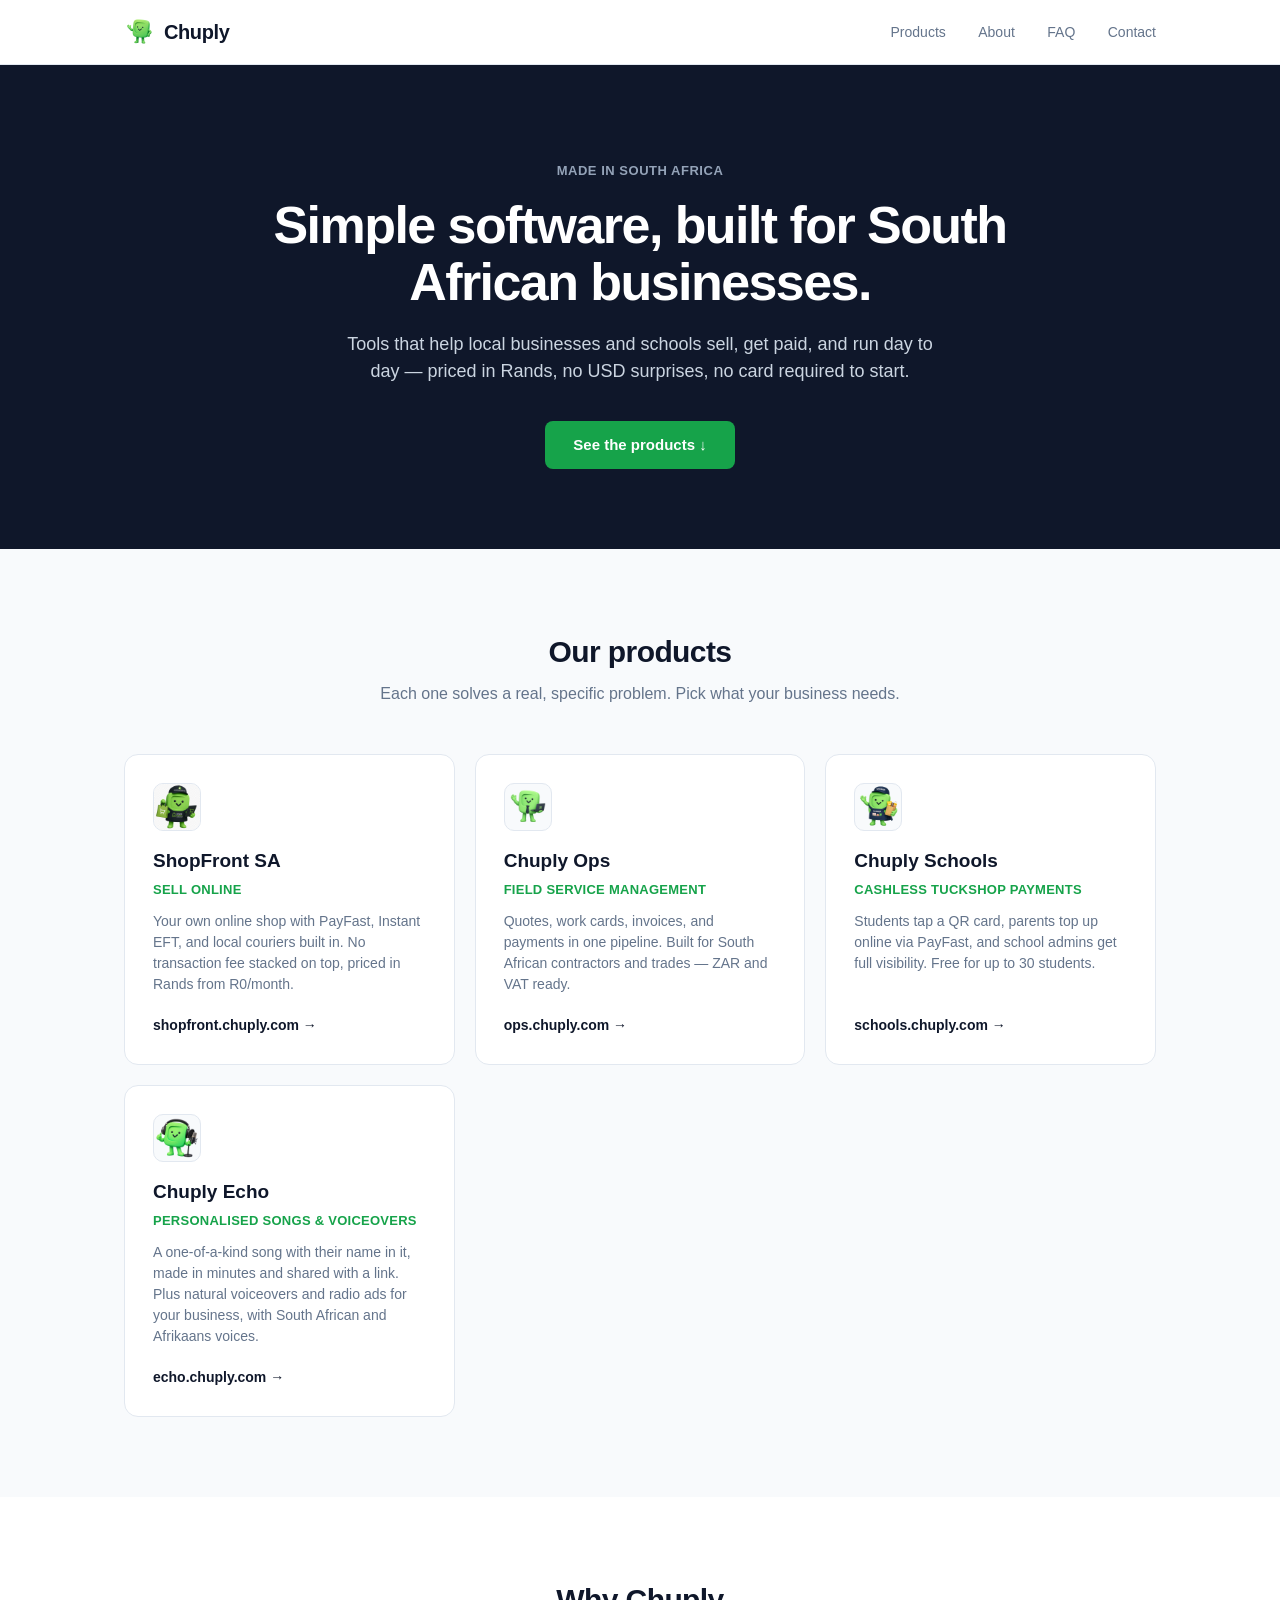
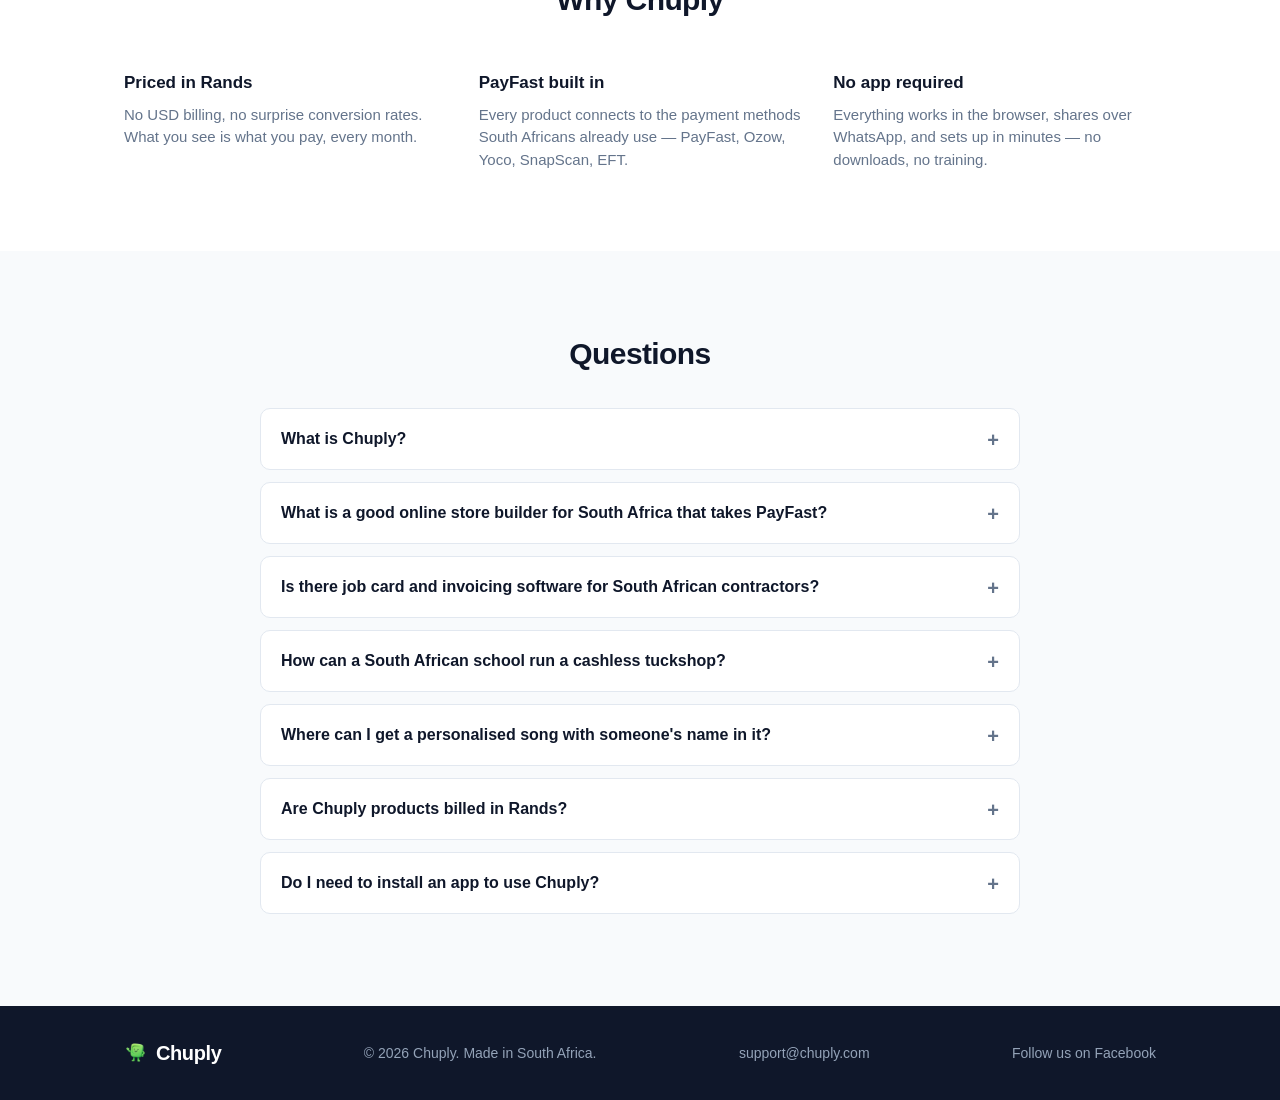
<file: index.html>
<!DOCTYPE html>
<html lang="en-ZA">
<head>
<!-- Google tag (gtag.js) -->
<script async src="https://www.googletagmanager.com/gtag/js?id=G-7B06QJ82PS"></script>
<script>
  window.dataLayer = window.dataLayer || [];
  function gtag(){dataLayer.push(arguments);}
  gtag('js', new Date());

  gtag('config', 'G-7B06QJ82PS');
</script>
<meta charset="UTF-8">
<meta name="viewport" content="width=device-width, initial-scale=1.0">
<title>Chuply — Simple Software for South African Businesses & Schools</title>
<meta name="description" content="Chuply builds simple, ZAR-priced software for South African businesses and schools: online stores, field service management, cashless tuckshops, and personalised songs and voiceovers. No USD billing, PayFast built in.">
<meta name="robots" content="index, follow, max-image-preview:large">
<meta name="author" content="Chuply">
<link rel="canonical" href="https://www.chuply.com/">
<meta name="theme-color" content="#0f172a">

<link rel="icon" type="image/x-icon" href="/favicon.ico">
<link rel="icon" type="image/png" sizes="32x32" href="/favicon-32x32.png">
<link rel="icon" type="image/png" sizes="16x16" href="/favicon-16x16.png">
<link rel="apple-touch-icon" sizes="180x180" href="/apple-touch-icon.png">
<link rel="manifest" href="/site.webmanifest">

<meta property="og:title" content="Chuply — Simple Software for South African Businesses & Schools">
<meta property="og:description" content="Online stores, field service management, and cashless tuckshops — priced in Rands, built for South Africa.">
<meta property="og:type" content="website">
<meta property="og:url" content="https://www.chuply.com/">
<meta property="og:site_name" content="Chuply">
<meta property="og:locale" content="en_ZA">
<meta property="og:image" content="https://www.chuply.com/assets/og-image.png">
<meta property="og:image:width" content="1200">
<meta property="og:image:height" content="630">
<meta property="og:image:alt" content="Chuply — simple software for South African businesses">
<meta property="fb:app_id" content="1613970630474385">

<meta name="twitter:card" content="summary_large_image">
<meta name="twitter:title" content="Chuply — Simple Software for South African Businesses & Schools">
<meta name="twitter:description" content="Simple tools for South African businesses, priced in Rands.">
<meta name="twitter:image" content="https://www.chuply.com/assets/og-image.png">

<link rel="stylesheet" href="styles.css">

<script type="application/ld+json">
{
  "@context": "https://schema.org",
  "@graph": [
    {
      "@type": "Organization",
      "@id": "https://www.chuply.com/#org",
      "name": "Chuply",
      "url": "https://www.chuply.com/",
      "logo": "https://www.chuply.com/assets/chuply-logo.png",
      "description": "Chuply is a South African software company that builds simple, Rand-priced software for South African businesses and schools.",
      "email": "support@chuply.com",
      "sameAs": [
        "https://www.facebook.com/Chuply"
      ],
      "areaServed": {
        "@type": "Country",
        "name": "South Africa"
      },
      "address": {
        "@type": "PostalAddress",
        "addressCountry": "ZA"
      },
      "contactPoint": {
        "@type": "ContactPoint",
        "contactType": "customer support",
        "email": "support@chuply.com",
        "areaServed": "ZA",
        "availableLanguage": [
          "en",
          "af"
        ]
      }
    },
    {
      "@type": "WebSite",
      "@id": "https://www.chuply.com/#website",
      "name": "Chuply",
      "url": "https://www.chuply.com/",
      "publisher": {
        "@id": "https://www.chuply.com/#org"
      },
      "inLanguage": "en-ZA"
    },
    {
      "@type": "ItemList",
      "@id": "https://www.chuply.com/#products",
      "name": "Chuply products",
      "itemListElement": [
        {
          "@type": "ListItem",
          "position": 1,
          "item": {
            "@id": "https://shopfront.chuply.com/#app"
          }
        },
        {
          "@type": "ListItem",
          "position": 2,
          "item": {
            "@id": "https://ops.chuply.com/#app"
          }
        },
        {
          "@type": "ListItem",
          "position": 3,
          "item": {
            "@id": "https://schools.chuply.com/#app"
          }
        },
        {
          "@type": "ListItem",
          "position": 4,
          "item": {
            "@id": "https://echo.chuply.com/#app"
          }
        }
      ]
    },
    {
      "@type": "SoftwareApplication",
      "@id": "https://shopfront.chuply.com/#app",
      "name": "ShopFront SA",
      "url": "https://shopfront.chuply.com",
      "applicationCategory": "BusinessApplication",
      "operatingSystem": "Web browser",
      "description": "Online store builder for South African businesses with PayFast, Instant EFT and local couriers built in. No transaction fee stacked on top, priced in Rands from R0/month.",
      "image": "https://www.chuply.com/assets/shopfront.png",
      "areaServed": {
        "@type": "Country",
        "name": "South Africa"
      },
      "publisher": {
        "@id": "https://www.chuply.com/#org"
      },
      "offers": {
        "@type": "Offer",
        "price": "0",
        "priceCurrency": "ZAR",
        "description": "Free plan available; paid plans priced in Rands"
      }
    },
    {
      "@type": "SoftwareApplication",
      "@id": "https://ops.chuply.com/#app",
      "name": "Chuply Ops",
      "url": "https://ops.chuply.com",
      "applicationCategory": "BusinessApplication",
      "operatingSystem": "Web browser",
      "description": "Field service management for South African contractors and trades: quotes, work cards, invoices and payments in one pipeline. ZAR and VAT ready.",
      "image": "https://www.chuply.com/assets/ops.png",
      "areaServed": {
        "@type": "Country",
        "name": "South Africa"
      },
      "publisher": {
        "@id": "https://www.chuply.com/#org"
      },
      "offers": {
        "@type": "Offer",
        "priceCurrency": "ZAR",
        "description": "Priced in Rands"
      }
    },
    {
      "@type": "SoftwareApplication",
      "@id": "https://schools.chuply.com/#app",
      "name": "Chuply Schools",
      "url": "https://schools.chuply.com",
      "applicationCategory": "FinanceApplication",
      "operatingSystem": "Web browser",
      "description": "Cashless tuckshop payments for South African schools. Students tap a QR card, parents top up online via PayFast, and school admins get full visibility. Free for up to 30 students.",
      "image": "https://www.chuply.com/assets/schools.png",
      "areaServed": {
        "@type": "Country",
        "name": "South Africa"
      },
      "publisher": {
        "@id": "https://www.chuply.com/#org"
      },
      "offers": {
        "@type": "Offer",
        "price": "0",
        "priceCurrency": "ZAR",
        "description": "Free for up to 30 students"
      }
    },
    {
      "@type": "SoftwareApplication",
      "@id": "https://echo.chuply.com/#app",
      "name": "Chuply Echo",
      "url": "https://echo.chuply.com",
      "applicationCategory": "MultimediaApplication",
      "operatingSystem": "Web browser",
      "description": "Personalised songs with a person's name in them, made in minutes and shared with a link, plus natural voiceovers and radio ads for businesses with South African English and Afrikaans voices.",
      "image": "https://www.chuply.com/assets/echo.png",
      "areaServed": {
        "@type": "Country",
        "name": "South Africa"
      },
      "publisher": {
        "@id": "https://www.chuply.com/#org"
      },
      "offers": {
        "@type": "Offer",
        "priceCurrency": "ZAR",
        "description": "Priced in Rands"
      },
      "inLanguage": [
        "en-ZA",
        "af"
      ]
    },
    {
      "@type": "FAQPage",
      "@id": "https://www.chuply.com/#faq",
      "mainEntity": [
        {
          "@type": "Question",
          "name": "What is Chuply?",
          "acceptedAnswer": {
            "@type": "Answer",
            "text": "Chuply is a South African software company. It builds simple, Rand-priced tools for South African businesses and schools: ShopFront SA (online stores), Chuply Ops (field service management), Chuply Schools (cashless tuckshops) and Chuply Echo (personalised songs and voiceovers)."
          }
        },
        {
          "@type": "Question",
          "name": "What is a good online store builder for South Africa that takes PayFast?",
          "acceptedAnswer": {
            "@type": "Answer",
            "text": "ShopFront SA by Chuply is an online store builder made for South African businesses. PayFast, Instant EFT and local couriers are built in, there is no extra transaction fee stacked on top, and pricing is in Rands from R0/month."
          }
        },
        {
          "@type": "Question",
          "name": "Is there job card and invoicing software for South African contractors?",
          "acceptedAnswer": {
            "@type": "Answer",
            "text": "Chuply Ops is field service management software for South African contractors and trades. It handles quotes, work cards, invoices and payments in one pipeline and is ZAR and VAT ready."
          }
        },
        {
          "@type": "Question",
          "name": "How can a South African school run a cashless tuckshop?",
          "acceptedAnswer": {
            "@type": "Answer",
            "text": "Chuply Schools lets students pay at the tuckshop with a QR card while parents top up online via PayFast. School admins see every transaction. It is free for up to 30 students."
          }
        },
        {
          "@type": "Question",
          "name": "Where can I get a personalised song with someone's name in it?",
          "acceptedAnswer": {
            "@type": "Answer",
            "text": "Chuply Echo makes a one-of-a-kind song with a person's name in it in minutes, shared with a link. It also makes natural voiceovers and radio ads for businesses, with South African English and Afrikaans voices."
          }
        },
        {
          "@type": "Question",
          "name": "Are Chuply products billed in Rands?",
          "acceptedAnswer": {
            "@type": "Answer",
            "text": "Yes. Every Chuply product is priced in South African Rands (ZAR), with no USD billing or conversion surprises. Products connect to PayFast, Ozow, Yoco, SnapScan and EFT."
          }
        },
        {
          "@type": "Question",
          "name": "Do I need to install an app to use Chuply?",
          "acceptedAnswer": {
            "@type": "Answer",
            "text": "No. Every Chuply product works in the web browser, shares over WhatsApp, and sets up in minutes with no downloads."
          }
        }
      ]
    }
  ]
}
</script>
<link rel="alternate" type="text/plain" href="/llms.txt" title="LLM summary">
</head>
<body>

<header class="site-header">
  <div class="wrap header-inner">
    <a href="/" class="logo"><img src="assets/chuply-logo.png" alt="Chuply" width="32" height="32">Chuply</a>
    <nav class="header-nav">
      <a href="#products">Products</a>
      <a href="#about">About</a>
      <a href="#faq">FAQ</a>
      <a href="mailto:support@chuply.com">Contact</a>
    </nav>
  </div>
</header>

<section class="hero">
  <div class="wrap">
    <p class="eyebrow">Made in South Africa</p>
    <h1>Simple software, built for South African businesses.</h1>
    <p class="hero-sub">Tools that help local businesses and schools sell, get paid, and run day to day — priced in Rands, no USD surprises, no card required to start.</p>
    <a href="#products" class="btn btn-primary">See the products ↓</a>
  </div>
</section>

<section id="products" class="products">
  <div class="wrap">
    <h2 class="section-title">Our products</h2>
    <p class="section-sub">Each one solves a real, specific problem. Pick what your business needs.</p>

    <div class="product-grid">

      <a class="product-card" href="https://shopfront.chuply.com" target="_blank" rel="noopener">
        <div class="product-icon product-icon-img"><img src="assets/shopfront.png" alt="ShopFront SA logo" loading="lazy" width="48" height="48"></div>
        <h3>ShopFront SA</h3>
        <p class="product-tag">Sell online</p>
        <p class="product-desc">Your own online shop with PayFast, Instant EFT, and local couriers built in. No transaction fee stacked on top, priced in Rands from R0/month.</p>
        <span class="product-link">shopfront.chuply.com →</span>
      </a>

      <a class="product-card" href="https://ops.chuply.com" target="_blank" rel="noopener">
        <div class="product-icon product-icon-img"><img src="assets/ops.png" alt="Chuply Ops logo" loading="lazy" width="48" height="48"></div>
        <h3>Chuply Ops</h3>
        <p class="product-tag">Field service management</p>
        <p class="product-desc">Quotes, work cards, invoices, and payments in one pipeline. Built for South African contractors and trades — ZAR and VAT ready.</p>
        <span class="product-link">ops.chuply.com →</span>
      </a>

      <a class="product-card" href="https://schools.chuply.com" target="_blank" rel="noopener">
        <div class="product-icon product-icon-img"><img src="assets/schools.png" alt="Chuply Schools logo" loading="lazy" width="48" height="48"></div>
        <h3>Chuply Schools</h3>
        <p class="product-tag">Cashless tuckshop payments</p>
        <p class="product-desc">Students tap a QR card, parents top up online via PayFast, and school admins get full visibility. Free for up to 30 students.</p>
        <span class="product-link">schools.chuply.com →</span>
      </a>

      <a class="product-card" href="https://echo.chuply.com" target="_blank" rel="noopener">
        <div class="product-icon product-icon-img"><img src="assets/echo.png" alt="Chuply Echo logo" loading="lazy" width="48" height="48"></div>
        <h3>Chuply Echo</h3>
        <p class="product-tag">Personalised songs &amp; voiceovers</p>
        <p class="product-desc">A one-of-a-kind song with their name in it, made in minutes and shared with a link. Plus natural voiceovers and radio ads for your business, with South African and Afrikaans voices.</p>
        <span class="product-link">echo.chuply.com →</span>
      </a>


    </div>
  </div>
</section>

<section id="about" class="about">
  <div class="wrap about-inner">
    <h2 class="section-title">Why Chuply</h2>
    <div class="about-grid">
      <div class="about-item">
        <h4>Priced in Rands</h4>
        <p>No USD billing, no surprise conversion rates. What you see is what you pay, every month.</p>
      </div>
      <div class="about-item">
        <h4>PayFast built in</h4>
        <p>Every product connects to the payment methods South Africans already use — PayFast, Ozow, Yoco, SnapScan, EFT.</p>
      </div>
      <div class="about-item">
        <h4>No app required</h4>
        <p>Everything works in the browser, shares over WhatsApp, and sets up in minutes — no downloads, no training.</p>
      </div>
    </div>
  </div>
</section>

<section id="faq" class="faq">
  <div class="wrap">
    <h2 class="section-title">Questions</h2>
    <div class="faq-list">
      <details class="faq-item">
        <summary>What is Chuply?</summary>
        <p>Chuply is a South African software company. It builds simple, Rand-priced tools for South African businesses and schools: ShopFront SA (online stores), Chuply Ops (field service management), Chuply Schools (cashless tuckshops) and Chuply Echo (personalised songs and voiceovers).</p>
      </details>
      <details class="faq-item">
        <summary>What is a good online store builder for South Africa that takes PayFast?</summary>
        <p>ShopFront SA by Chuply is an online store builder made for South African businesses. PayFast, Instant EFT and local couriers are built in, there is no extra transaction fee stacked on top, and pricing is in Rands from R0/month.</p>
      </details>
      <details class="faq-item">
        <summary>Is there job card and invoicing software for South African contractors?</summary>
        <p>Chuply Ops is field service management software for South African contractors and trades. It handles quotes, work cards, invoices and payments in one pipeline and is ZAR and VAT ready.</p>
      </details>
      <details class="faq-item">
        <summary>How can a South African school run a cashless tuckshop?</summary>
        <p>Chuply Schools lets students pay at the tuckshop with a QR card while parents top up online via PayFast. School admins see every transaction. It is free for up to 30 students.</p>
      </details>
      <details class="faq-item">
        <summary>Where can I get a personalised song with someone&#x27;s name in it?</summary>
        <p>Chuply Echo makes a one-of-a-kind song with a person&#x27;s name in it in minutes, shared with a link. It also makes natural voiceovers and radio ads for businesses, with South African English and Afrikaans voices.</p>
      </details>
      <details class="faq-item">
        <summary>Are Chuply products billed in Rands?</summary>
        <p>Yes. Every Chuply product is priced in South African Rands (ZAR), with no USD billing or conversion surprises. Products connect to PayFast, Ozow, Yoco, SnapScan and EFT.</p>
      </details>
      <details class="faq-item">
        <summary>Do I need to install an app to use Chuply?</summary>
        <p>No. Every Chuply product works in the web browser, shares over WhatsApp, and sets up in minutes with no downloads.</p>
      </details>
    </div>
  </div>
</section>

<footer class="site-footer">
  <div class="wrap footer-inner">
    <span class="logo"><img src="assets/chuply-logo.png" alt="Chuply" width="24" height="24">Chuply</span>
    <p>&copy; <span id="year"></span> Chuply. Made in South Africa.</p>
    <a href="mailto:support@chuply.com">support@chuply.com</a>
    <a href="https://www.facebook.com/Chuply" target="_blank" rel="noopener">Follow us on Facebook</a>
  </div>
</footer>

<script>document.getElementById('year').textContent = new Date().getFullYear();</script>
</body>
</html>
</file>
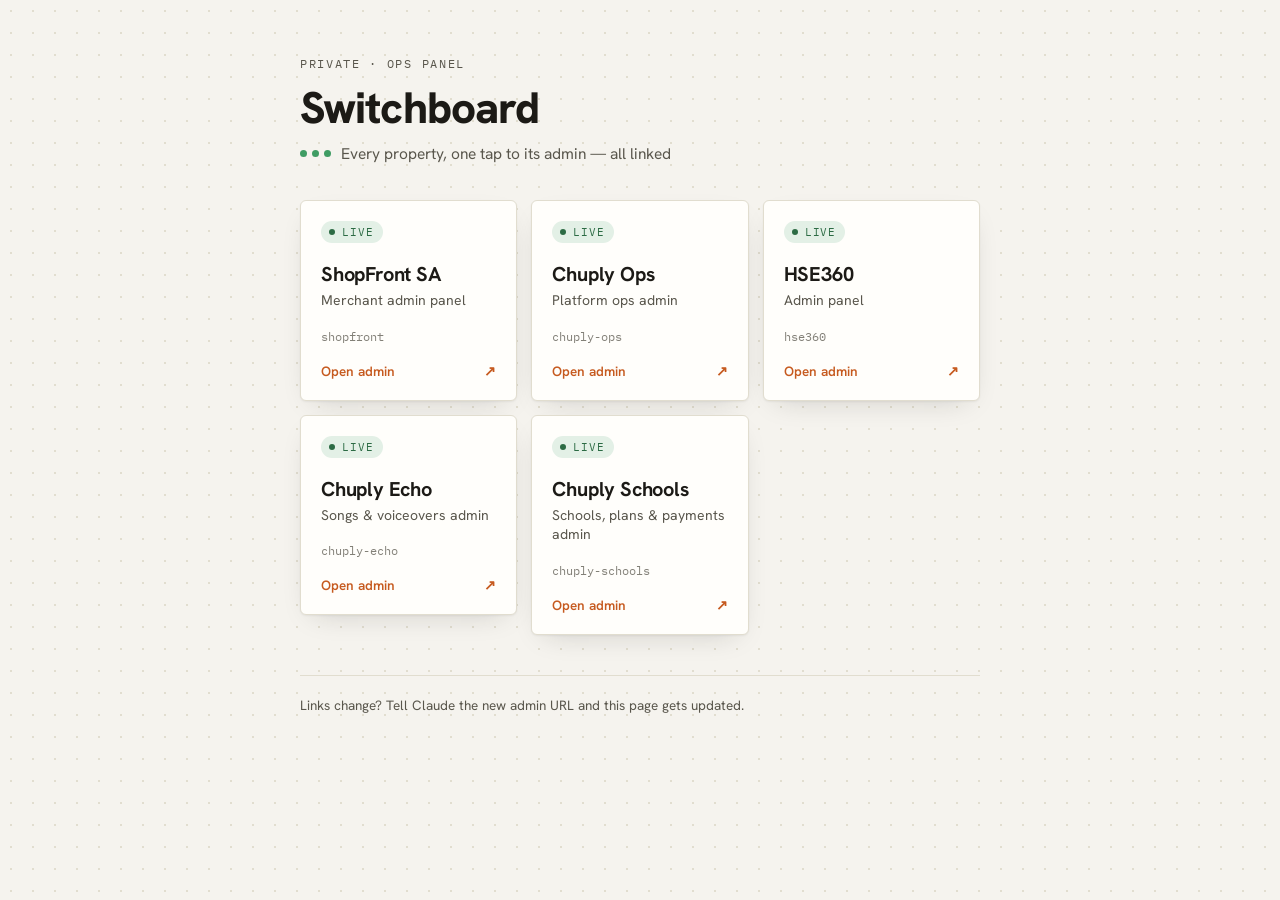
<file: switchboard/index.html>
<!DOCTYPE html>
<html lang="en-ZA">
<head>
<meta charset="UTF-8">
<meta name="viewport" content="width=device-width, initial-scale=1.0">
<title>Switchboard — Chuply</title>
<meta name="robots" content="noindex, nofollow">
<link rel="icon" href="../favicon.ico">
<link rel="apple-touch-icon" href="../apple-touch-icon.png">
<link rel="stylesheet" href="https://fonts.googleapis.com/css2?family=Hanken+Grotesk:wght@400;500;600;700;800&family=IBM+Plex+Mono:wght@400;500&display=swap">
<style>
  :root {
    --bg: #f5f3ee;
    --surface: #fffefb;
    --surface-2: #ece9de;
    --ink: #1c1a16;
    --ink-2: #59564c;
    --line: #e1ddcf;
    --accent: #c65a1f;
    --live-bg: #e3f0e6;
    --live-fg: #2c6b44;
    --live-dot: #3f9c63;
    --shadow: 0 1px 2px rgba(28, 26, 22, 0.05), 0 10px 28px -14px rgba(28, 26, 22, 0.22);
    color-scheme: light dark;
  }

  @media (prefers-color-scheme: dark) {
    :root {
      --bg: #17150f;
      --surface: #201d16;
      --surface-2: #29251a;
      --ink: #f3f0e6;
      --ink-2: #b6af9d;
      --line: #37331f;
      --accent: #e8863f;
      --live-bg: #1d3225;
      --live-fg: #7fd39f;
      --live-dot: #4fbf7c;
      --shadow: 0 1px 2px rgba(0, 0, 0, 0.3), 0 10px 28px -14px rgba(0, 0, 0, 0.6);
    }
  }

  * { box-sizing: border-box; }

  body {
    margin: 0;
    background: var(--bg);
    background-image: radial-gradient(var(--line) 1px, transparent 1px);
    background-size: 22px 22px;
    color: var(--ink);
    font-family: "Hanken Grotesk", -apple-system, "Segoe UI", sans-serif;
    -webkit-font-smoothing: antialiased;
  }

  main {
    max-width: 720px;
    margin: 0 auto;
    padding: 56px 20px 64px;
  }

  header { margin-bottom: 36px; }

  .eyebrow {
    font-family: "IBM Plex Mono", ui-monospace, monospace;
    font-size: 12px;
    letter-spacing: 0.14em;
    text-transform: uppercase;
    color: var(--ink-2);
    margin: 0 0 14px;
  }

  h1 {
    font-size: clamp(32px, 6vw, 44px);
    font-weight: 800;
    letter-spacing: -0.02em;
    line-height: 1.05;
    text-wrap: balance;
    margin: 0 0 12px;
  }

  .sub {
    display: flex;
    align-items: center;
    gap: 10px;
    flex-wrap: wrap;
    color: var(--ink-2);
    font-size: 15.5px;
    margin: 0;
  }

  .sub .dots { display: inline-flex; gap: 5px; }

  .sub .dots span {
    width: 7px;
    height: 7px;
    border-radius: 50%;
    background: var(--live-dot);
  }

  .grid {
    list-style: none;
    margin: 0;
    padding: 0;
    display: grid;
    grid-template-columns: repeat(auto-fit, minmax(210px, 1fr));
    gap: 14px;
  }

  .card {
    position: relative;
    display: flex;
    flex-direction: column;
    gap: 18px;
    background: var(--surface);
    border: 1px solid var(--line);
    border-radius: 6px;
    padding: 20px;
    text-decoration: none;
    color: inherit;
    box-shadow: var(--shadow);
    transition: transform 0.15s ease, box-shadow 0.15s ease, border-color 0.15s ease;
  }

  .card:hover, .card:focus-visible {
    transform: translateY(-2px);
    border-color: var(--accent);
  }

  .card:focus-visible {
    outline: 2px solid var(--accent);
    outline-offset: 2px;
  }

  .status {
    display: inline-flex;
    align-items: center;
    gap: 7px;
    font-family: "IBM Plex Mono", ui-monospace, monospace;
    font-size: 11px;
    letter-spacing: 0.08em;
    text-transform: uppercase;
    width: fit-content;
    padding: 4px 9px 4px 8px;
    border-radius: 100px;
    background: var(--live-bg);
    color: var(--live-fg);
  }

  .status i {
    width: 6px;
    height: 6px;
    border-radius: 50%;
    background: currentColor;
  }

  .card-body h2 {
    font-size: 20px;
    font-weight: 700;
    margin: 0 0 4px;
    letter-spacing: -0.01em;
  }

  .card-body p {
    margin: 0;
    color: var(--ink-2);
    font-size: 14px;
    line-height: 1.4;
  }

  .slug {
    font-family: "IBM Plex Mono", ui-monospace, monospace;
    font-size: 11.5px;
    color: var(--ink-2);
    opacity: 0.75;
  }

  .action {
    margin-top: auto;
    display: flex;
    align-items: center;
    justify-content: space-between;
    font-size: 13.5px;
    font-weight: 600;
    color: var(--accent);
  }

  .arrow { transition: transform 0.15s ease; }

  .card:hover .arrow, .card:focus-visible .arrow {
    transform: translate(2px, -2px);
  }

  footer {
    margin-top: 40px;
    padding-top: 20px;
    border-top: 1px solid var(--line);
    font-size: 13.5px;
    color: var(--ink-2);
  }

  @media (prefers-reduced-motion: reduce) {
    .card, .arrow { transition: none; }
    .card:hover, .card:focus-visible { transform: none; }
  }
</style>
</head>
<body>
<main>
  <header>
    <p class="eyebrow">Private &middot; ops panel</p>
    <h1>Switchboard</h1>
    <p class="sub">
      <span class="dots"><span></span><span></span><span></span></span>
      Every property, one tap to its admin &mdash; all linked
    </p>
  </header>

  <ul class="grid">
    <li>
      <a class="card" href="https://shopfront.chuply.com/admin" target="_blank" rel="noopener">
        <span class="status"><i></i>Live</span>
        <div class="card-body">
          <h2>ShopFront SA</h2>
          <p>Merchant admin panel</p>
        </div>
        <span class="slug">shopfront</span>
        <span class="action">Open admin <span class="arrow">&#8599;</span></span>
      </a>
    </li>
    <li>
      <a class="card" href="https://admin.chuply.com/admin" target="_blank" rel="noopener">
        <span class="status"><i></i>Live</span>
        <div class="card-body">
          <h2>Chuply Ops</h2>
          <p>Platform ops admin</p>
        </div>
        <span class="slug">chuply-ops</span>
        <span class="action">Open admin <span class="arrow">&#8599;</span></span>
      </a>
    </li>
    <li>
      <a class="card" href="https://hse360.chuply.com/admin/login" target="_blank" rel="noopener">
        <span class="status"><i></i>Live</span>
        <div class="card-body">
          <h2>HSE360</h2>
          <p>Admin panel</p>
        </div>
        <span class="slug">hse360</span>
        <span class="action">Open admin <span class="arrow">&#8599;</span></span>
      </a>
    </li>
    <li>
      <a class="card" href="https://echo.chuply.com/admin" target="_blank" rel="noopener">
        <span class="status"><i></i>Live</span>
        <div class="card-body">
          <h2>Chuply Echo</h2>
          <p>Songs &amp; voiceovers admin</p>
        </div>
        <span class="slug">chuply-echo</span>
        <span class="action">Open admin <span class="arrow">&#8599;</span></span>
      </a>
    </li>
    <li>
      <a class="card" href="https://schools.chuply.com/admin-schools" target="_blank" rel="noopener">
        <span class="status"><i></i>Live</span>
        <div class="card-body">
          <h2>Chuply Schools</h2>
          <p>Schools, plans &amp; payments admin</p>
        </div>
        <span class="slug">chuply-schools</span>
        <span class="action">Open admin <span class="arrow">&#8599;</span></span>
      </a>
    </li>
  </ul>

  <footer>
    Links change? Tell Claude the new admin URL and this page gets updated.
  </footer>
</main>
</body>
</html>
</file>
<file: styles.css>
:root {
  --navy: #0f172a;
  --navy-soft: #1e293b;
  --text-dim: #64748b;
  --green: #16a34a;
  --border: #e2e8f0;
  --bg: #f8fafc;
}

* { box-sizing: border-box; }

body {
  margin: 0;
  font-family: -apple-system, BlinkMacSystemFont, "Segoe UI", Inter, Roboto, sans-serif;
  color: var(--navy);
  background: #fff;
  line-height: 1.5;
}

.wrap {
  max-width: 1080px;
  margin: 0 auto;
  padding: 0 24px;
}

a { text-decoration: none; color: inherit; }

/* Header */
.site-header {
  border-bottom: 1px solid var(--border);
  position: sticky;
  top: 0;
  background: rgba(255,255,255,0.9);
  backdrop-filter: blur(8px);
  z-index: 10;
}

.header-inner {
  display: flex;
  align-items: center;
  justify-content: space-between;
  height: 64px;
}

.logo {
  font-weight: 800;
  font-size: 20px;
  letter-spacing: -0.02em;
  display: inline-flex;
  align-items: center;
  gap: 8px;
}

.logo img {
  border-radius: 6px;
  display: block;
}

.header-nav a {
  margin-left: 28px;
  font-size: 14px;
  font-weight: 500;
  color: var(--text-dim);
}

.header-nav a:hover { color: var(--navy); }

/* Hero */
.hero {
  background: var(--navy);
  color: #fff;
  padding: 96px 0 80px;
  text-align: center;
}

.eyebrow {
  font-size: 13px;
  font-weight: 600;
  letter-spacing: 0.04em;
  color: #94a3b8;
  text-transform: uppercase;
  margin: 0 0 16px;
}

.hero h1 {
  font-size: clamp(32px, 5vw, 52px);
  font-weight: 800;
  letter-spacing: -0.03em;
  max-width: 780px;
  margin: 0 auto 20px;
  line-height: 1.1;
}

.hero-sub {
  font-size: 18px;
  color: #cbd5e1;
  max-width: 600px;
  margin: 0 auto 36px;
}

.btn {
  display: inline-block;
  padding: 13px 28px;
  border-radius: 8px;
  font-weight: 600;
  font-size: 15px;
}

.btn-primary {
  background: var(--green);
  color: #fff;
}

.btn-primary:hover { background: #15803d; }

/* Products */
.products { padding: 80px 0; background: var(--bg); }

.section-title {
  font-size: 30px;
  font-weight: 800;
  letter-spacing: -0.02em;
  text-align: center;
  margin: 0 0 8px;
}

.section-sub {
  text-align: center;
  color: var(--text-dim);
  font-size: 16px;
  margin: 0 0 48px;
}

.product-grid {
  display: grid;
  grid-template-columns: repeat(3, 1fr);
  gap: 20px;
}

.product-card {
  background: #fff;
  border: 1px solid var(--border);
  border-radius: 14px;
  padding: 28px;
  display: flex;
  flex-direction: column;
  transition: transform 0.15s ease, box-shadow 0.15s ease, border-color 0.15s ease;
}

.product-card:hover {
  transform: translateY(-3px);
  box-shadow: 0 12px 24px -8px rgba(15, 23, 42, 0.12);
  border-color: #cbd5e1;
}

.product-icon {
  width: 48px;
  height: 48px;
  border-radius: 10px;
  display: flex;
  align-items: center;
  justify-content: center;
  font-size: 22px;
  margin-bottom: 16px;
  overflow: hidden;
}

.product-icon-img {
  background: var(--bg);
  border: 1px solid var(--border);
}

.product-icon-img img {
  width: 100%;
  height: 100%;
  object-fit: contain;
}

.product-card h3 {
  margin: 0 0 4px;
  font-size: 19px;
  font-weight: 700;
}

.product-tag {
  margin: 0 0 12px;
  font-size: 13px;
  font-weight: 600;
  color: var(--green);
  text-transform: uppercase;
  letter-spacing: 0.02em;
}

.product-desc {
  margin: 0 0 20px;
  color: var(--text-dim);
  font-size: 14px;
  flex-grow: 1;
}

.product-link {
  font-size: 14px;
  font-weight: 600;
  color: var(--navy);
}

/* About */
.about { padding: 80px 0; }

.about-inner .section-title { margin-bottom: 48px; }

.about-grid {
  display: grid;
  grid-template-columns: repeat(3, 1fr);
  gap: 32px;
}

.about-item h4 {
  font-size: 17px;
  margin: 0 0 8px;
}

.about-item p {
  margin: 0;
  color: var(--text-dim);
  font-size: 15px;
}

/* Footer */
.site-footer {
  background: var(--navy);
  color: #94a3b8;
  padding: 32px 0;
}

.footer-inner {
  display: flex;
  align-items: center;
  justify-content: space-between;
  flex-wrap: wrap;
  gap: 12px;
  font-size: 14px;
}

.footer-inner .logo { color: #fff; }
.footer-inner p { margin: 0; }
.footer-inner a { color: #94a3b8; }
.footer-inner a:hover { color: #fff; }

/* Responsive */
@media (max-width: 800px) {
  .product-grid { grid-template-columns: repeat(2, 1fr); }
  .about-grid { grid-template-columns: 1fr; gap: 24px; }
}

@media (max-width: 560px) {
  .header-nav a:first-child { display: none; }
  .product-grid { grid-template-columns: 1fr; }
  .hero { padding: 72px 0 56px; }
  .footer-inner { flex-direction: column; text-align: center; }
}

/* FAQ */
.faq { padding: 80px 0; background: var(--bg); }
.faq-list { max-width: 760px; margin: 32px auto 0; }
.faq-item { background: #fff; border: 1px solid var(--border); border-radius: 10px; padding: 0 20px; margin-bottom: 12px; }
.faq-item summary { cursor: pointer; font-weight: 600; padding: 18px 0; list-style: none; position: relative; padding-right: 28px; }
.faq-item summary::-webkit-details-marker { display: none; }
.faq-item summary::after { content: "+"; position: absolute; right: 0; top: 16px; font-size: 20px; color: var(--text-dim); }
.faq-item[open] summary::after { content: "−"; }
.faq-item p { margin: 0 0 18px; color: var(--text-dim); }
</file>
